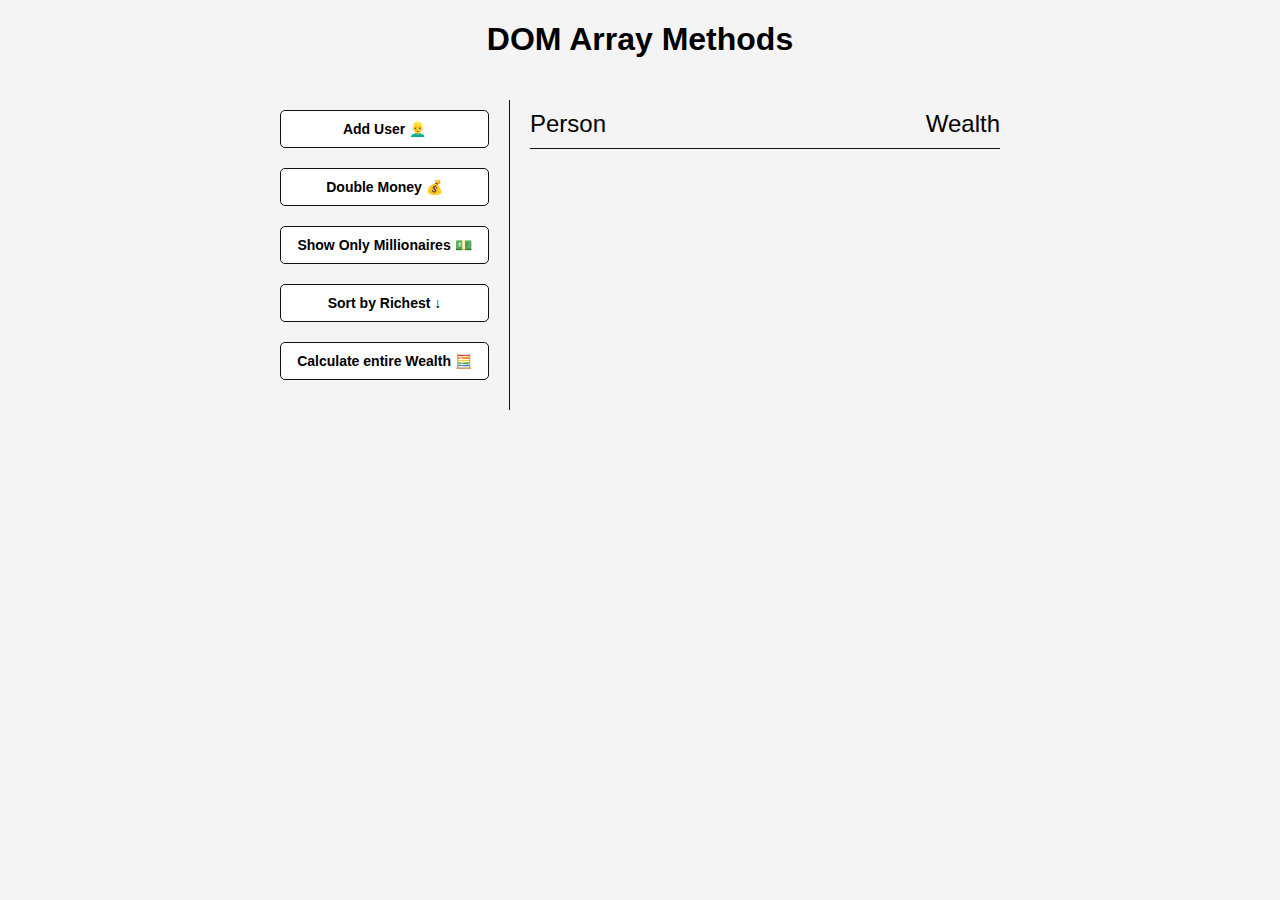
<file: dom-array-methods/index.html>
<!DOCTYPE html>
<html lang="en">
  <head>
    <meta charset="UTF-8" />
    <meta name="viewport" content="width=device-width, initial-scale=1.0" />
    <meta http-equiv="X-UA-Compatible" content="ie=edge" />
    <link rel="stylesheet" href="style.css" />
    <title>DOM Array Methods</title>
  </head>
  <body>
    <h1>DOM Array Methods</h1>

    <div class="container">
      <aside>
        <button id="add-user">Add User 👱‍♂️</button>
        <button id="double">Double Money 💰</button>
        <button id="show-millionaires">Show Only Millionaires 💵</button>
        <button id="sort">Sort by Richest ↓</button>
        <button id="calculate-wealth">Calculate entire Wealth 🧮</button>
      </aside>

      <main id="main">
        <h2><strong>Person</strong> Wealth</h2>
      </main>
    </div>

    <script src="script.js"></script>
  </body>
</html>
</file>
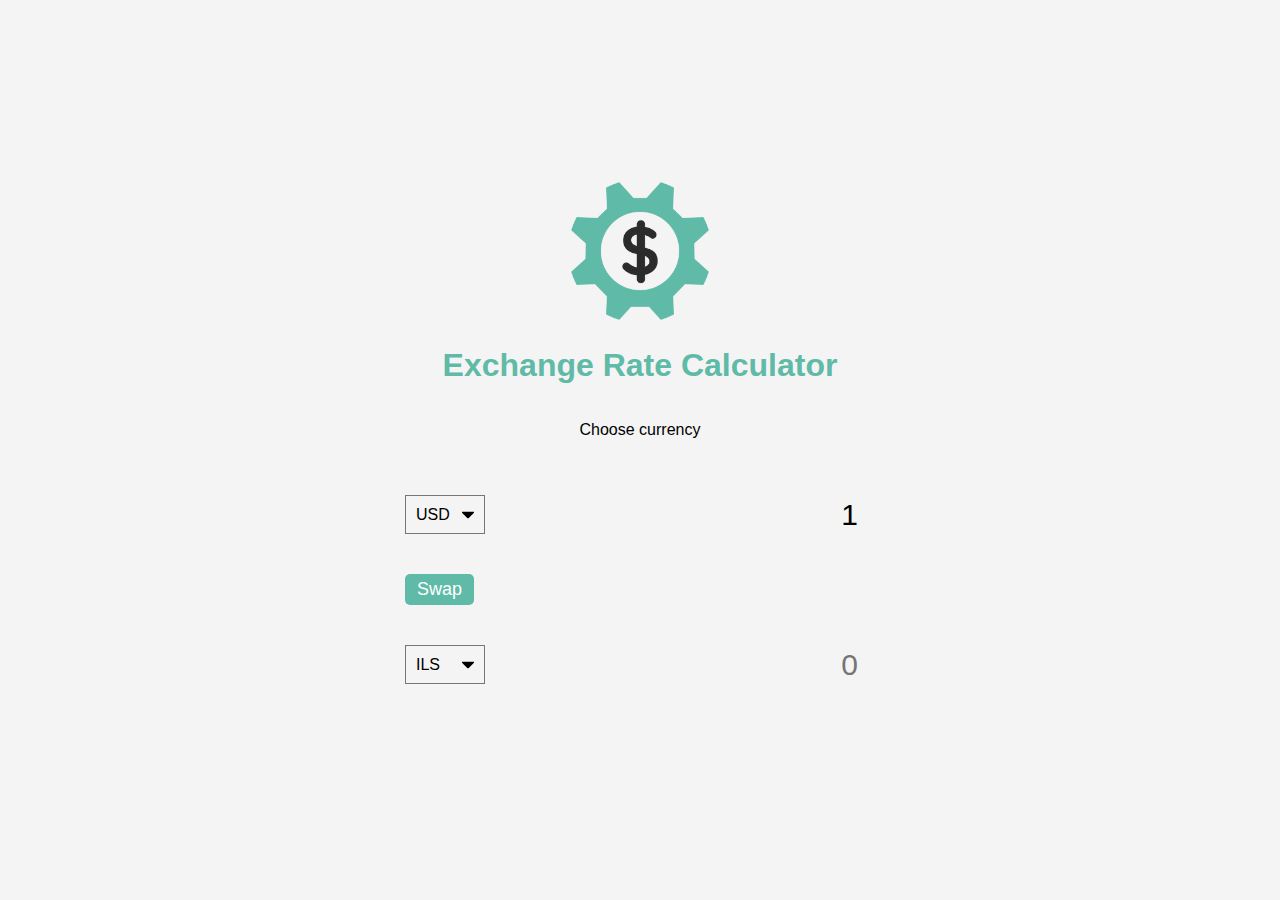
<file: exchange-rate-calculator/index.html>
<!DOCTYPE html>
<html lang="en">
  <head>
    <meta charset="UTF-8" />
    <meta http-equiv="X-UA-Compatible" content="IE=edge" />
    <meta name="viewport" content="width=device-width, initial-scale=1.0" />
    <link rel="stylesheet" href="style.css" />
    <title>Exchange Rate Calculator</title>
  </head>
  <body>
    <img src="img/money.png" alt="Exchage rate calculator" class="money-img" />
    <h1>Exchange Rate Calculator</h1>
    <p>Choose currency</p>

    <div class="container">
      <div class="currency">
        <select id="currency-one">
          <option value="AED">AED</option>
          <option value="ARS">ARS</option>
          <option value="AUD">AUD</option>
          <option value="BGN">BGN</option>
          <option value="BRL">BRL</option>
          <option value="BSD">BSD</option>
          <option value="CAD">CAD</option>
          <option value="CHF">CHF</option>
          <option value="CLP">CLP</option>
          <option value="CNY">CNY</option>
          <option value="COP">COP</option>
          <option value="CZK">CZK</option>
          <option value="DKK">DKK</option>
          <option value="DOP">DOP</option>
          <option value="EGP">EGP</option>
          <option value="EUR">EUR</option>
          <option value="FJD">FJD</option>
          <option value="GBP">GBP</option>
          <option value="GTQ">GTQ</option>
          <option value="HKD">HKD</option>
          <option value="HRK">HRK</option>
          <option value="HUF">HUF</option>
          <option value="IDR">IDR</option>
          <option value="ILS">ILS</option>
          <option value="INR">INR</option>
          <option value="ISK">ISK</option>
          <option value="JPY">JPY</option>
          <option value="KRW">KRW</option>
          <option value="KZT">KZT</option>
          <option value="MXN">MXN</option>
          <option value="MYR">MYR</option>
          <option value="NOK">NOK</option>
          <option value="NZD">NZD</option>
          <option value="PAB">PAB</option>
          <option value="PEN">PEN</option>
          <option value="PHP">PHP</option>
          <option value="PKR">PKR</option>
          <option value="PLN">PLN</option>
          <option value="PYG">PYG</option>
          <option value="RON">RON</option>
          <option value="RUB">RUB</option>
          <option value="SAR">SAR</option>
          <option value="SEK">SEK</option>
          <option value="SGD">SGD</option>
          <option value="THB">THB</option>
          <option value="TRY">TRY</option>
          <option value="TWD">TWD</option>
          <option value="UAH">UAH</option>
          <option value="USD" selected>USD</option>
          <option value="UYU">UYU</option>
          <option value="VND">VND</option>
          <option value="ZAR">ZAR</option>
        </select>
        <input
          type="number"
          id="amount-one"
          placeholder="0"
          value="1"
          aria-label="Value"
        />
      </div>

      <div class="swap-rate-container">
        <button class="btn" id="swap">Swap</button>
        <div class="rate" id="rate"></div>
      </div>

      <div class="currency">
        <select id="currency-two">
          <option value="AED">AED</option>
          <option value="ARS">ARS</option>
          <option value="AUD">AUD</option>
          <option value="BGN">BGN</option>
          <option value="BRL">BRL</option>
          <option value="BSD">BSD</option>
          <option value="CAD">CAD</option>
          <option value="CHF">CHF</option>
          <option value="CLP">CLP</option>
          <option value="CNY">CNY</option>
          <option value="COP">COP</option>
          <option value="CZK">CZK</option>
          <option value="DKK">DKK</option>
          <option value="DOP">DOP</option>
          <option value="EGP">EGP</option>
          <option value="EUR">EUR</option>
          <option value="FJD">FJD</option>
          <option value="GBP">GBP</option>
          <option value="GTQ">GTQ</option>
          <option value="HKD">HKD</option>
          <option value="HRK">HRK</option>
          <option value="HUF">HUF</option>
          <option value="IDR">IDR</option>
          <option value="ILS" selected>ILS</option>
          <option value="INR">INR</option>
          <option value="ISK">ISK</option>
          <option value="JPY">JPY</option>
          <option value="KRW">KRW</option>
          <option value="KZT">KZT</option>
          <option value="MXN">MXN</option>
          <option value="MYR">MYR</option>
          <option value="NOK">NOK</option>
          <option value="NZD">NZD</option>
          <option value="PAB">PAB</option>
          <option value="PEN">PEN</option>
          <option value="PHP">PHP</option>
          <option value="PKR">PKR</option>
          <option value="PLN">PLN</option>
          <option value="PYG">PYG</option>
          <option value="RON">RON</option>
          <option value="RUB">RUB</option>
          <option value="SAR">SAR</option>
          <option value="SEK">SEK</option>
          <option value="SGD">SGD</option>
          <option value="THB">THB</option>
          <option value="TRY">TRY</option>
          <option value="TWD">TWD</option>
          <option value="UAH">UAH</option>
          <option value="USD">USD</option>
          <option value="UYU">UYU</option>
          <option value="VND">VND</option>
          <option value="ZAR">ZAR</option>
        </select>
        <input
          type="number"
          id="amount-two"
          placeholder="0"
          aria-label="Value"
        />
      </div>
    </div>
    <script src="script.js"></script>
  </body>
</html>
</file>
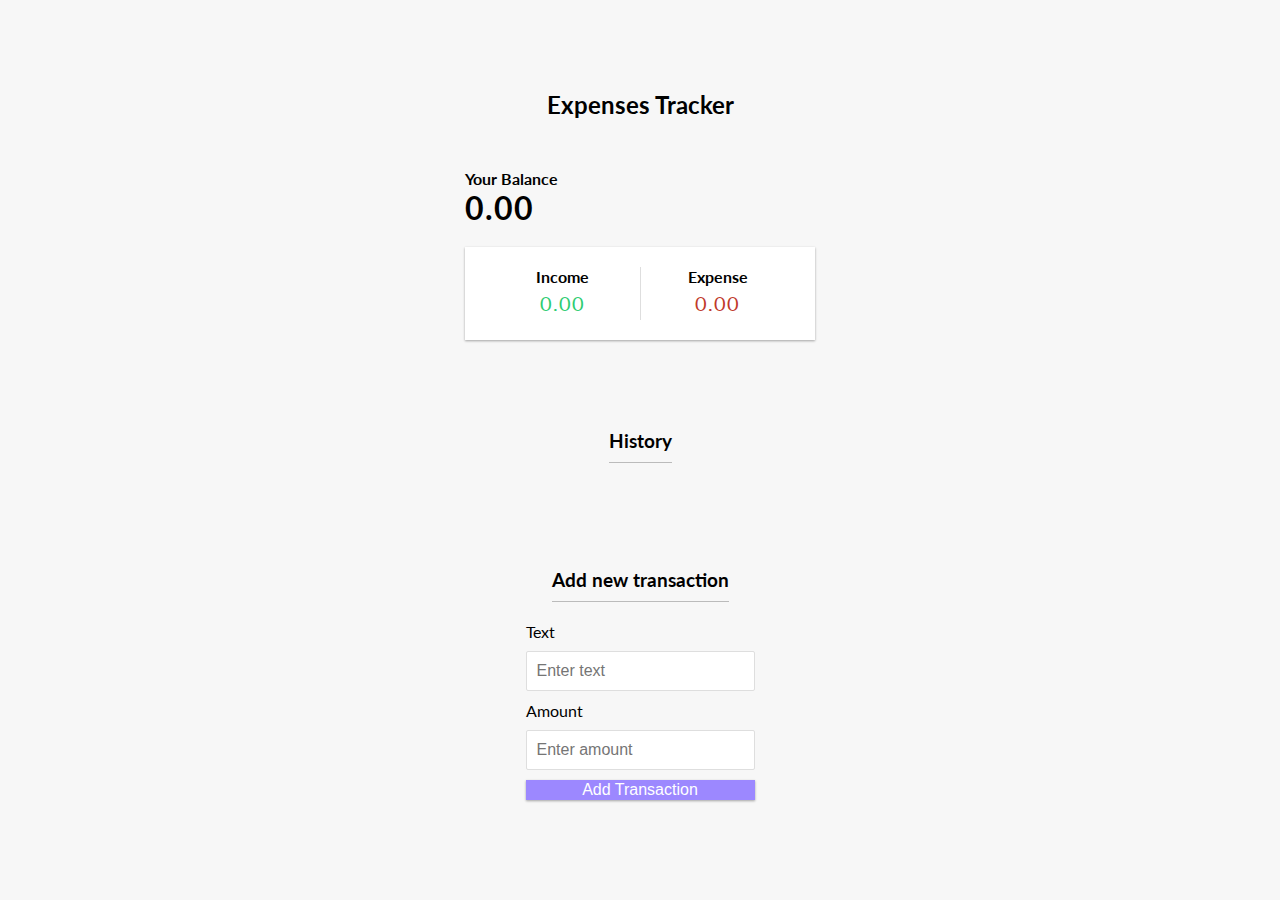
<file: expenses-tracker/index.html>
<!DOCTYPE html>
<html lang="en">
  <head>
    <meta charset="UTF-8" />
    <meta http-equiv="X-UA-Compatible" content="IE=edge" />
    <meta name="viewport" content="width=device-width, initial-scale=1.0" />
    <link rel="stylesheet" href="style.css" />
    <title>Expenses Tracker</title>
  </head>
  <body>
    <h2>Expenses Tracker</h2>
    <div class="container">
      <h4>Your Balance</h4>
      <h1 id="balance">$0.00</h1>
      <div class="inc-exp-container">
        <div>
          <h4>Income</h4>
          <p id="money-plus" class="money plus">$0.00</p>
        </div>
        <div>
          <h4>Expense</h4>
          <p id="money-minus" class="money minus">$0.00</p>
        </div>
      </div>
    </div>
    <h3>History</h3>
    <ul id="list" class="list"></ul>
    <h3>Add new transaction</h3>
    <form id="form">
      <div class="form-control">
        <label for="text">Text</label>
        <input type="text" id="text" placeholder="Enter text" />
      </div>
      <div class="form-control">
        <label for="amount">Amount</label>
        <input type="number" id="amount" placeholder="Enter amount" />
      </div>
      <button class="btn" type="submit">Add Transaction</button>
    </form>
    <script src="script.js"></script>
  </body>
</html>
</file>
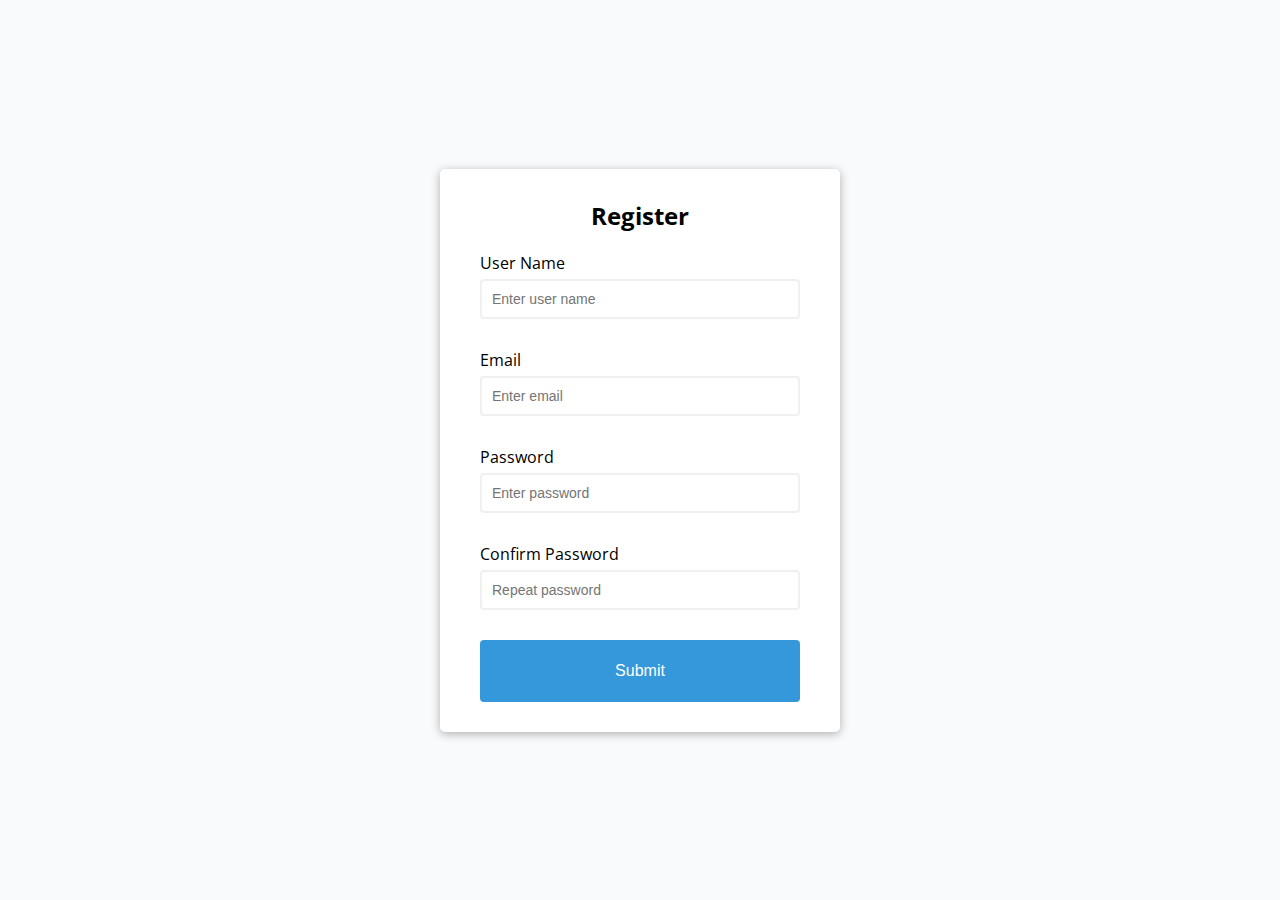
<file: form-validator/index.html>
<!DOCTYPE html>
<html lang="en">
  <head>
    <meta charset="UTF-8" />
    <meta http-equiv="X-UA-Compatible" content="IE=edge" />
    <meta name="viewport" content="width=device-width, initial-scale=1.0" />
    <link rel="stylesheet" href="style.css" />
    <title>Form Validator</title>
  </head>
  <body>
    <div class="container">
      <form id="form" class="form">
        <h2>Register</h2>
        <div class="form-control">
          <label for="username">User Name</label>
          <input type="text" id="username" placeholder="Enter user name" />
          <small>Error Message</small>
        </div>
        <div class="form-control">
          <label for="email">Email</label>
          <input type="text" id="email" placeholder="Enter email" />
          <small>Error Message</small>
        </div>
        <div class="form-control">
          <label for="password">Password</label>
          <input
            type="password"
            id="password"
            placeholder="Enter password"
            aria-label="Password"
          />
          <small>Error Message</small>
        </div>
        <div class="form-control">
          <label for="password2">Confirm Password</label>
          <input type="password" id="password2" placeholder="Repeat password" />
          <small>Error Message</small>
        </div>
        <button>Submit</button>
      </form>
    </div>
    <script src="script.js"></script>
  </body>
</html>
</file>
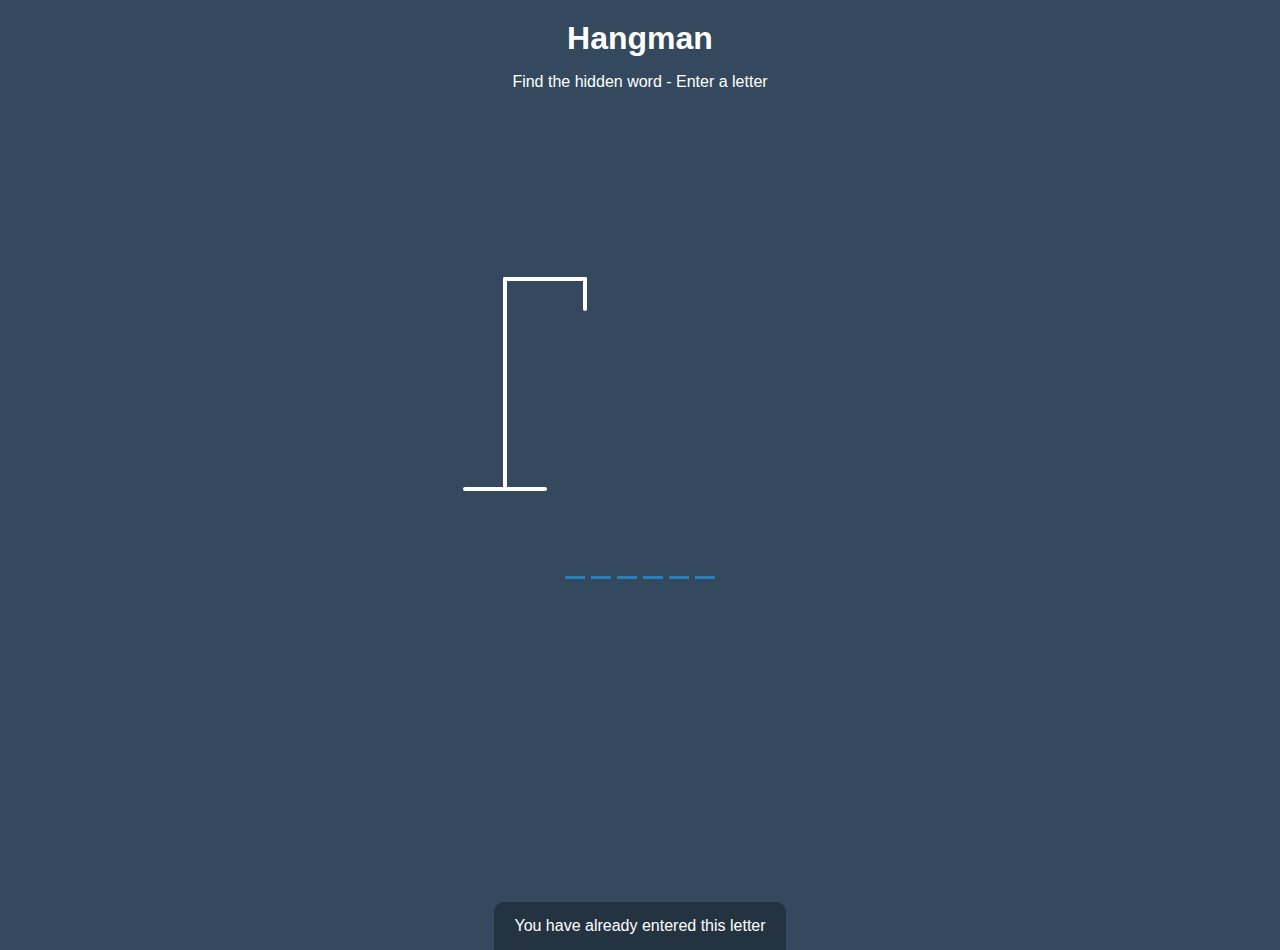
<file: hangman/index.html>
<!DOCTYPE html>
<html lang="en">
  <head>
    <meta charset="UTF-8" />
    <meta http-equiv="X-UA-Compatible" content="IE=edge" />
    <meta name="viewport" content="width=device-width, initial-scale=1.0" />
    <link rel="stylesheet" href="style.css" />
    <title>Hangman</title>
  </head>
  <body>
    <h1>Hangman</h1>
    <p>Find the hidden word - Enter a letter</p>
    <div class="game-container">
      <svg class="figure-container" height="250" width="200">
        <!-- Rod -->
        <line x1="60" y1="20" x2="140" y2="20" />
        <line x1="140" y1="20" x2="140" y2="50" />
        <line x1="60" y1="20" x2="60" y2="230" />
        <line x1="20" y1="230" x2="100" y2="230" />
        <!-- Head -->
        <circle cx="140" cy="70" r="20" class="figure-part" />
        <!-- Body -->
        <line x1="140" y1="90" x2="140" y2="150" class="figure-part" />
        <!-- Arms -->
        <line x1="140" y1="120" x2="120" y2="100" class="figure-part" />
        <line x1="140" y1="120" x2="160" y2="100" class="figure-part" />
        <!-- Legs -->
        <line x1="140" y1="150" x2="120" y2="180" class="figure-part" />
        <line x1="140" y1="150" x2="160" y2="180" class="figure-part" />
      </svg>
      <div class="wrong-letters-container">
        <div id="wrong-letters"></div>
      </div>
      <div class="word" id="word"></div>
    </div>

    <!-- Message container -->
    <div class="popup-container" id="popup-container">
      <div class="popup">
        <h2 id="final-message"></h2>
        <button id="play-button">Play again</button>
      </div>
    </div>

    <!-- Notification -->
    <div class="notification-container" id="notification-container">
      <p>You have already entered this letter</p>
    </div>
    <script src="script.js"></script>
  </body>
</html>
</file>
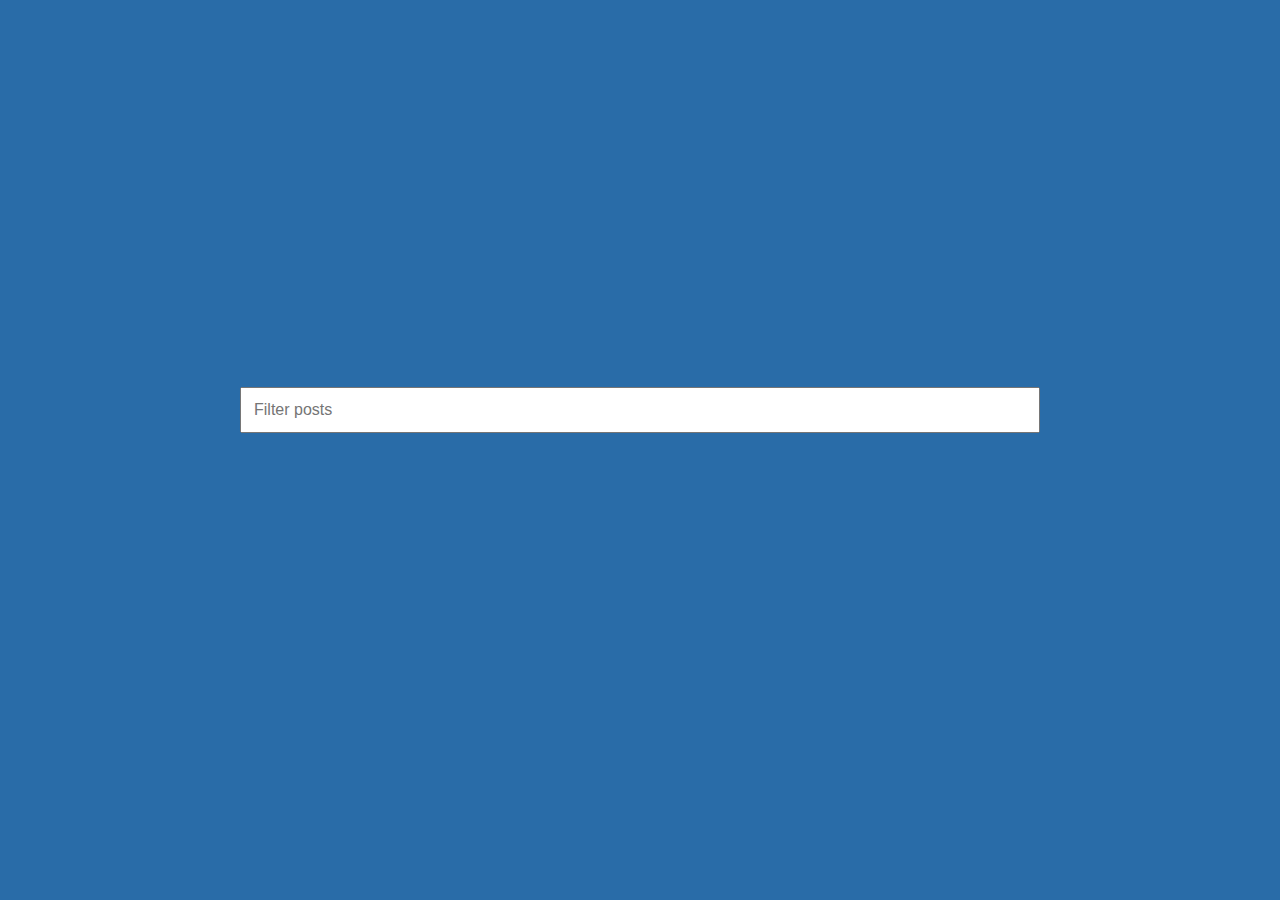
<file: infinite-scroll/index.html>
<!DOCTYPE html>
<html lang="en">
  <head>
    <meta charset="UTF-8" />
    <meta http-equiv="X-UA-Compatible" content="IE=edge" />
    <meta name="viewport" content="width=device-width, initial-scale=1.0" />
    <link rel="stylesheet" href="style.css" />
    <title>Infinite Scroll</title>
  </head>
  <body>
    <div class="filter-container">
      <input
        type="text"
        class="filter"
        id="filter"
        placeholder="Filter posts"
      />
    </div>
    <div id="posts-container"></div>
    <div class="loader">
      <div class="circle"></div>
      <div class="circle"></div>
      <div class="circle"></div>
    </div>
    <script src="script.js"></script>
  </body>
</html>
</file>
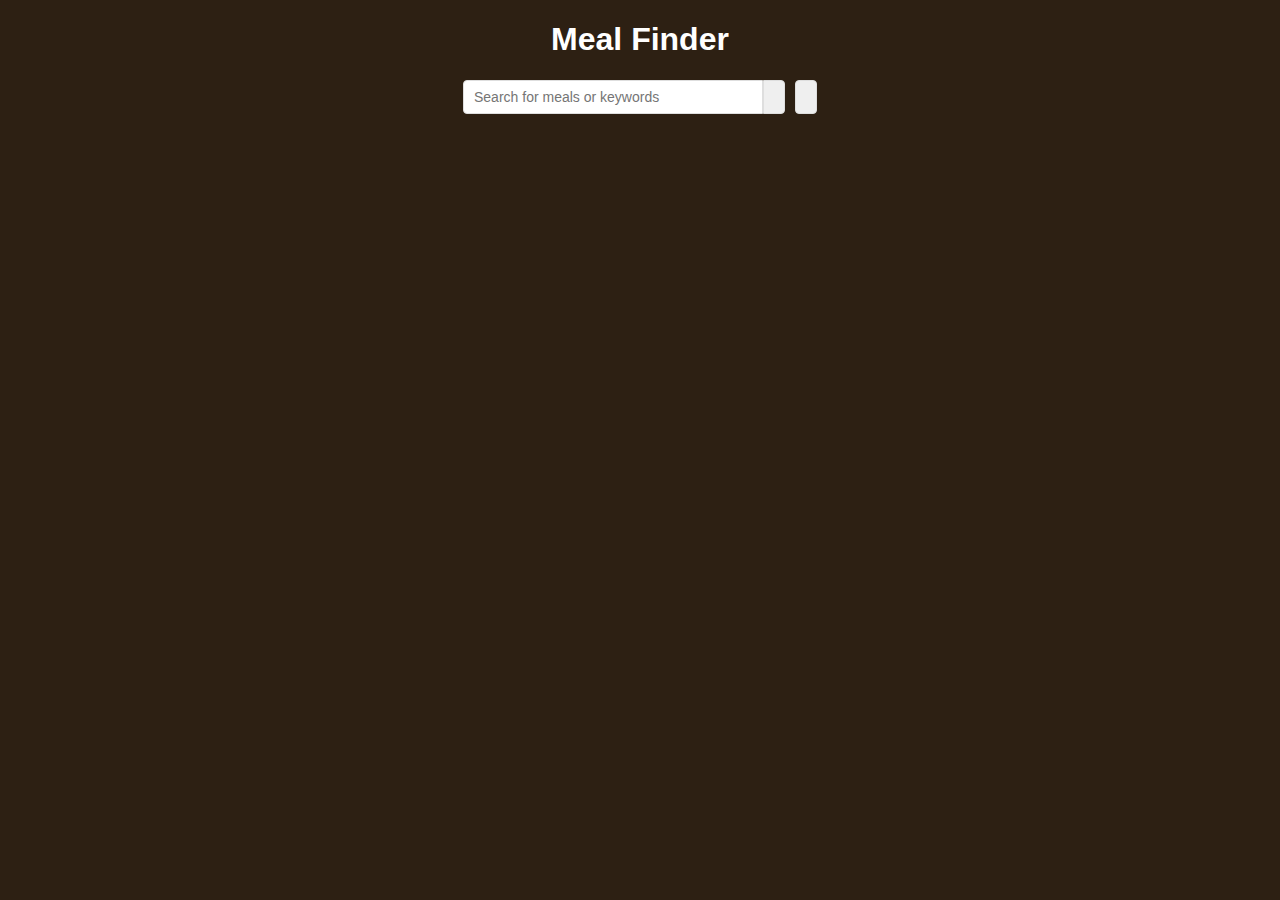
<file: meal-finder/index.htm>
<!DOCTYPE html>
<html lang="en">
  <head>
    <meta charset="UTF-8" />
    <meta http-equiv="X-UA-Compatible" content="IE=edge" />
    <meta name="viewport" content="width=device-width, initial-scale=1.0" />
    <link
      rel="stylesheet"
      href="https://cdnjs.cloudflare.com/ajax/libs/font-awesome/6.0.0-beta3/css/all.min.css"
      integrity="sha512-Fo3rlrZj/k7ujTnHg4CGR2D7kSs0v4LLanw2qksYuRlEzO+tcaEPQogQ0KaoGN26/zrn20ImR1DfuLWnOo7aBA=="
      crossorigin="anonymous"
      referrerpolicy="no-referrer"
    />
    <link rel="stylesheet" href="style.css" />
    <title>Meal Finder</title>
  </head>
  <body>
    <div class="container">
      <h1>Meal Finder</h1>
      <div class="flex">
        <form class="flex" id="submit">
          <input
            type="text"
            id="search"
            placeholder="Search for meals or keywords"
          />
          <button class="search-btn" type="submit">
            <i class="fas fa-search"></i>
          </button>
        </form>
        <button class="random-btn" id="random">
          <i class="fas fa-random"></i>
        </button>
      </div>
      <div id="result-heading"></div>
      <div id="meals" class="meals"></div>
      <div id="single-meal"></div>
    </div>
    <script src="script.js"></script>
  </body>
</html>
</file>
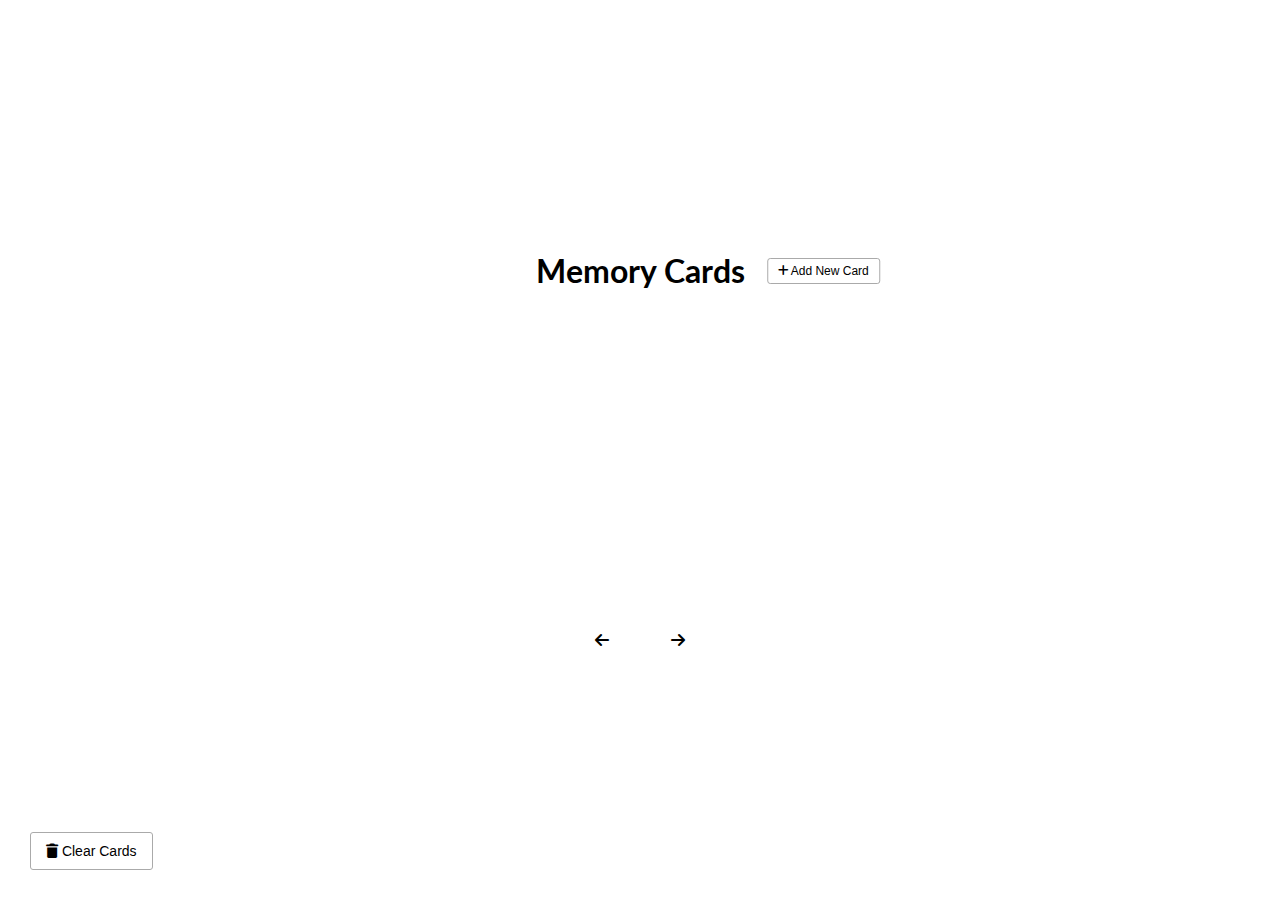
<file: memory-cards/index.html>
<!DOCTYPE html>
<html lang="en">
  <head>
    <meta charset="UTF-8" />
    <meta http-equiv="X-UA-Compatible" content="IE=edge" />
    <meta name="viewport" content="width=device-width, initial-scale=1.0" />
    <link
      rel="stylesheet"
      href="https://cdnjs.cloudflare.com/ajax/libs/font-awesome/6.0.0/css/all.min.css"
      integrity="sha512-9usAa10IRO0HhonpyAIVpjrylPvoDwiPUiKdWk5t3PyolY1cOd4DSE0Ga+ri4AuTroPR5aQvXU9xC6qOPnzFeg=="
      crossorigin="anonymous"
      referrerpolicy="no-referrer"
    />
    <link rel="stylesheet" href="style.css" />
    <title>Memory Cards</title>
  </head>
  <body>
    <button id="clear" class="clear btn">
      <i class="fas fa-trash"></i> Clear Cards
    </button>

    <h1>
      Memory Cards
      <button id="show" class="btn btn-small">
        <i class="fas fa-plus"></i> Add New Card
      </button>
    </h1>

    <div id="cards-container" class="cards">
      <!-- Generated with JavaScript -->
    </div>

    <div class="navigation">
      <button id="prev" class="nav-button">
        <i class="fas fa-arrow-left"></i>
      </button>
      <p id="current"></p>
      <button id="next" class="nav-button">
        <i class="fas fa-arrow-right"></i>
      </button>
    </div>

    <div id="add-container" class="add-container">
      <h1>
        Add New Card
        <button id="hide" class="btn btn-small btn-ghost">
          <i class="fas fa-times"></i>
        </button>
      </h1>
      <div class="form-group">
        <label for="question">Question</label>
        <textarea id="question" placeholder="Enter question"></textarea>
      </div>
      <div class="form-group">
        <label for="answer">Answer</label>
        <textarea id="answer" placeholder="Enter answer"></textarea>
      </div>
      <button id="add-card" class="btn">
        <i class="fas fa-plus"></i> Add Card
      </button>
    </div>

    <script src="script.js"></script>
  </body>
</html>
</file>
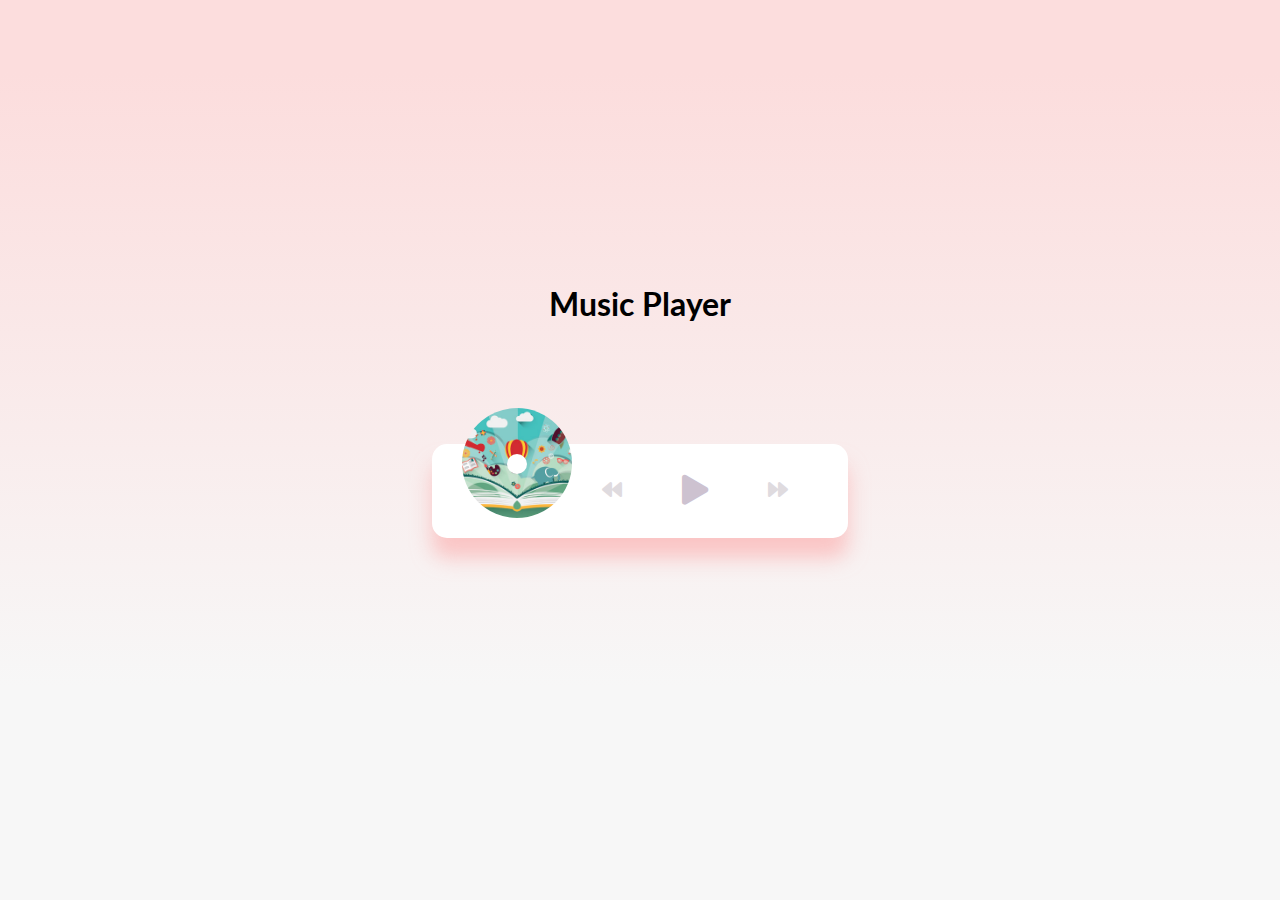
<file: music-player/index.html>
<!DOCTYPE html>
<html lang="en">
  <head>
    <meta charset="UTF-8" />
    <meta name="viewport" content="width=device-width, initial-scale=1.0" />
    <meta http-equiv="X-UA-Compatible" content="ie=edge" />
    <link
      rel="stylesheet"
      href="https://cdnjs.cloudflare.com/ajax/libs/font-awesome/5.10.2/css/all.min.css"
    />
    <link rel="stylesheet" href="style.css" />
    <title>Music Player</title>
  </head>
  <body>
    <h1>Music Player</h1>

    <div class="music-container" id="music-container">
      <div class="music-info">
        <h4 id="title"></h4>
        <div class="progress-container" id="progress-container">
          <div class="progress" id="progress"></div>
        </div>
      </div>

      <audio src="music/ukulele.mp3" id="audio"></audio>

      <div class="img-container">
        <img src="images/ukulele.jpg" alt="music-cover" id="cover" />
      </div>
      <div class="navigation">
        <button id="prev" class="action-btn">
          <i class="fas fa-backward"></i>
        </button>
        <button id="play" class="action-btn action-btn-big">
          <i class="fas fa-play"></i>
        </button>
        <button id="next" class="action-btn">
          <i class="fas fa-forward"></i>
        </button>
      </div>
    </div>

    <script src="script.js"></script>
  </body>
</html>
</file>
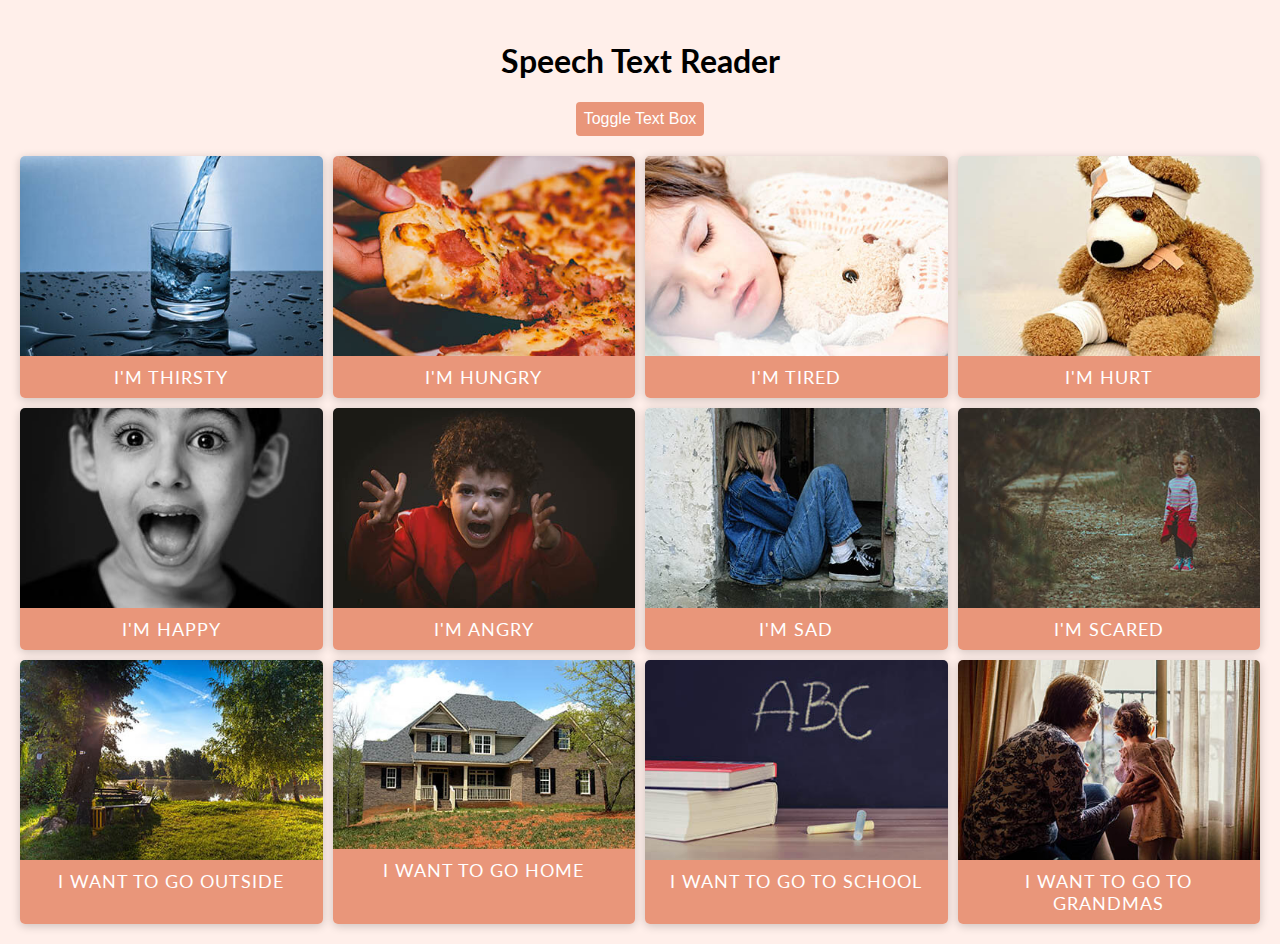
<file: speech-text-reader/index.html>
<!DOCTYPE html>
<html lang="en">
  <head>
    <meta charset="UTF-8" />
    <meta http-equiv="X-UA-Compatible" content="IE=edge" />
    <meta name="viewport" content="width=device-width, initial-scale=1.0" />
    <link rel="stylesheet" href="style.css" />
    <title>Speech-Text-Reader</title>
  </head>
  <body>
    <div class="container">
      <h1>Speech Text Reader</h1>
      <button id="toggle" class="btn btn-toggle">Toggle Text Box</button>
      <div id="text-box" class="text-box">
        <div id="close" class="close">X</div>
        <h3>Choose Voice</h3>
        <select id="voices"></select>
        <textarea placeholder="Enter text to read" id="text"></textarea>
        <button class="btn" id="read">Read Text</button>
      </div>
      <main></main>
    </div>
    <script src="script.js"></script>
  </body>
</html>
</file>
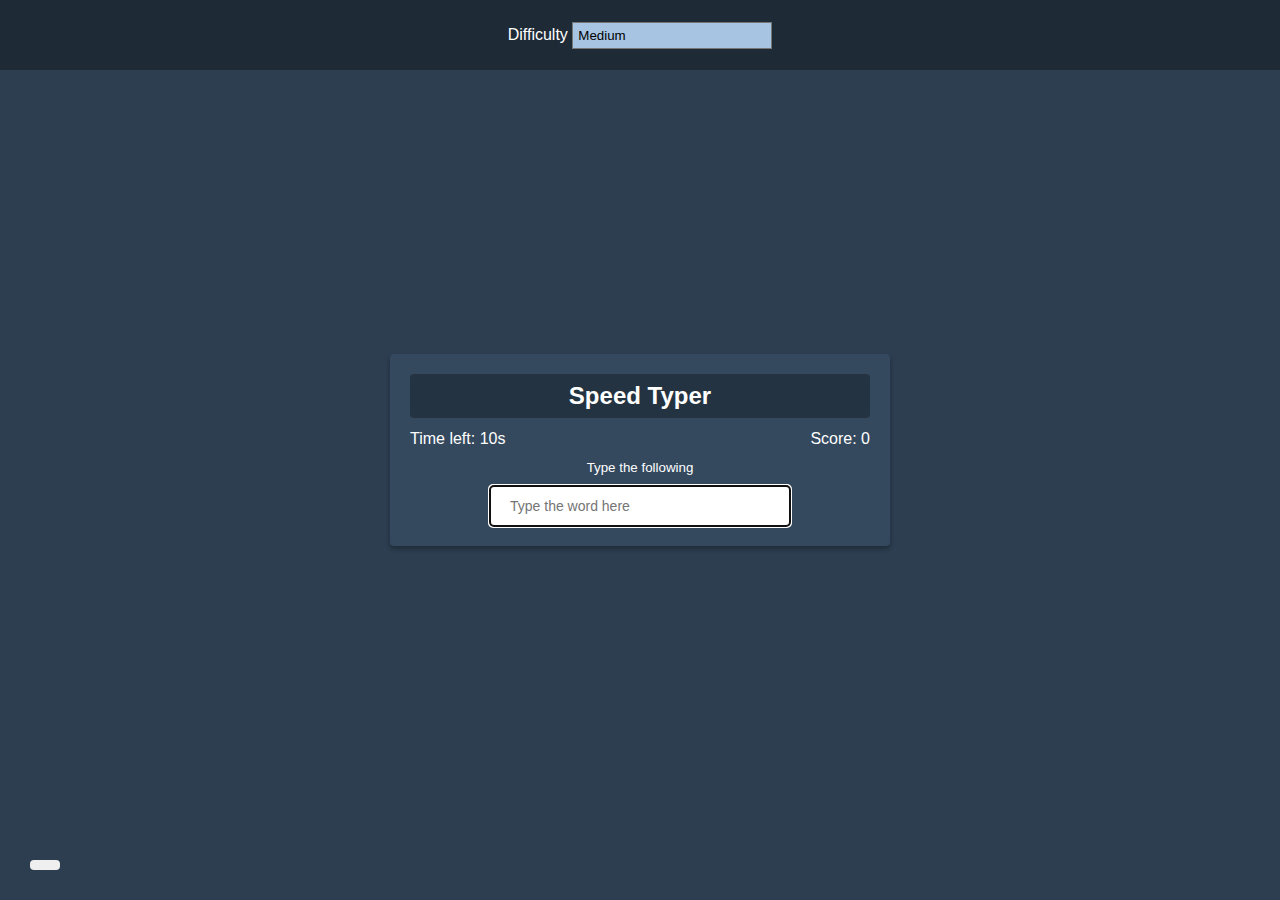
<file: typing-game/index.html>
<!DOCTYPE html>
<html lang="en">
  <head>
    <meta charset="UTF-8" />
    <meta http-equiv="X-UA-Compatible" content="IE=edge" />
    <meta name="viewport" content="width=device-width, initial-scale=1.0" />
    <link
      rel="stylesheet"
      href="https://cdnjs.cloudflare.com/ajax/libs/font-awesome/6.0.0-beta3/css/all.min.css"
      integrity="sha512-Fo3rlrZj/k7ujTnHg4CGR2D7kSs0v4LLanw2qksYuRlEzO+tcaEPQogQ0KaoGN26/zrn20ImR1DfuLWnOo7aBA=="
      crossorigin="anonymous"
      referrerpolicy="no-referrer"
    />
    <link rel="stylesheet" href="style.css" />

    <title>Speed Typer</title>
  </head>
  <body>
    <button id="settings-btn" class="settings-btn">
      <i class="fas fa-cog"></i>
    </button>
    <div id="settings" class="settings">
      <form action="" id="settings-form">
        <div>
          <label for="difficulty">Difficulty</label>
          <select name="" id="difficulty">
            <option value="easy">Easy</option>
            <option value="medium">Medium</option>
            <option value="hard">Hard</option>
          </select>
        </div>
      </form>
    </div>
    <div class="container">
      <h2>Speed Typer</h2>
      <small>Type the following</small>
      <h1 id="word"></h1>
      <input
        type="text"
        id="text"
        placeholder="Type the word here"
        autocomplete="off"
      />

      <p class="time-container">Time left: <span id="time">10s</span></p>

      <p class="score-container">Score: <span id="score">0</span></p>

      <div id="end-game-container" class="end-game-container"></div>
    </div>
    <script src="script.js"></script>
  </body>
</html>
</file>
<file: dom-array-methods/style.css>
* {
  box-sizing: border-box;
}

body {
  background: #f4f4f4;
  font-family: Arial, Helvetica, sans-serif;
  display: flex;
  flex-direction: column;
  align-items: center;
  min-height: 100vh;
  margin: 0;
}

.container {
  display: flex;
  padding: 20px;
  margin: 0 auto;
  max-width: 100%;
  width: 800px;
}

aside {
  padding: 10px 20px;
  width: 250px;
  border-right: 1px solid #111;
}

button {
  cursor: pointer;
  background-color: #fff;
  border: solid 1px #111;
  border-radius: 5px;
  display: block;
  width: 100%;
  padding: 10px;
  margin-bottom: 20px;
  font-weight: bold;
  font-size: 14px;
}

main {
  flex: 1;
  padding: 10px 20px;
}

h2 {
  border-bottom: 1px solid #111;
  padding-bottom: 10px;
  display: flex;
  justify-content: space-between;
  font-weight: 300;
  margin: 0 0 20px;
}

h3 {
  background-color: #fff;
  border-bottom: 1px solid #111;
  padding: 10px;
  display: flex;
  justify-content: space-between;
  font-weight: 300;
  margin: 20px 0 0;
}

.person {
  display: flex;
  justify-content: space-between;
  font-size: 20px;
  margin-bottom: 10px;
}
</file>
<file: exchange-rate-calculator/style.css>
:root {
  --primary-color: #5fbaa7;
}

* {
  box-sizing: border-box;
}

body {
  display: flex;
  flex-direction: column;
  align-items: center;
  justify-content: center;
  background-color: #f4f4f4;
  height: 100vh;
  margin: 0;
  padding: 20px;
  font-family: Arial, Helvetica, sans-serif;
}

h1 {
  color: var(--primary-color);
}
p {
  text-align: center;
}

.btn {
  color: #fff;
  background-color: var(--primary-color);
  cursor: pointer;
  border-radius: 5px;
  font-size: 12px;
  padding: 5px 12px;
}

.money-img {
  width: 150px;
}

.currency {
  padding: 40px 0;
  display: flex;
  align-items: center;
  justify-content: space-between;
}

.currency select {
  padding: 10px 30px 10px 10px;
  -moz-appearance: none;
  -webkit-appearance: none;
  appearance: none;
  border: soid 1px #dedede;
  font-size: 16px;
  background-color: transparent;
  background-image: url('data:image/svg+xml;charset=US-ASCII,%3Csvg%20xmlns%3D%22http%3A%2F%2Fwww.w3.org%2F2000%2Fsvg%22%20width%3D%22292.4%22%20height%3D%22292.4%22%3E%3Cpath%20fill%3D%22%20000002%22%20d%3D%22M287%2069.4a17.6%2017.6%200%200%200-13-5.4H18.4c-5%200-9.3%201.8-12.9%205.4A17.6%2017.6%200%200%200%200%2082.2c0%205%201.8%209.3%205.4%2012.9l128%20127.9c3.6%203.6%207.8%205.4%2012.8%205.4s9.2-1.8%2012.8-5.4L287%2095c3.5-3.5%205.4-7.8%205.4-12.8%200-5-1.9-9.2-5.5-12.8z%22%2F%3E%3C%2Fsvg%3E');
  background-position: right 10px top 50%, 0, 0;
  background-size: 12px auto, 100%;
  background-repeat: no-repeat;
}

.currency input {
  border: 0;
  background-color: transparent;
  font-size: 30px;
  text-align: right;
}

.swap-rate-container {
  display: flex;
  align-items: center;
  justify-content: space-between;
}

.rate {
  color: var(--primary-color);
  font-size: 14px;
  padding: 0 10px;
}

select:focus,
input:focus,
button:focus {
  outline: none;
}

.btn {
  border: 0;
  font-size: 18px;
}

.btn:hover {
  background-color: #3faaa7;
}

@media only screen and (max-width: 600px) {
  .currency input {
    width: 200px;
  }
}
</file>
<file: expenses-tracker/style.css>
@import url(https://fonts.googleapis.com/css?family=Lato:100,100italic,300,300italic,regular,italic,700,700italic,900,900italic);

:root {
  --box-shadow: 0 1px 3px rgba(0, 0, 0, 0.12), 0 1px 2px rgba(0, 0, 0, 0.24);
}

* {
  box-sizing: border-box;
}

body {
  background-color: #f7f7f7;
  display: flex;
  flex-direction: column;
  align-items: center;
  justify-content: center;
  min-height: 100vh;
  margin: 0;
  font-family: 'Lato', sans-serif;
}

.container {
  margin: 30px auto;
  width: 350px;
}

h1 {
  letter-spacing: 1px;
  margin: 0;
}

h3 {
  border-bottom: solid 1px #bbb;
  padding-bottom: 10px;
  margin: 40px 0 10px;
}

h4 {
  margin: 0;
  -webkit-text-decoration: uppercase;
  text-decoration: uppercase;
}

.inc-exp-container {
  background-color: #fff;
  box-shadow: var(--box-shadow);
  padding: 20px;
  display: flex;
  justify-content: space-between;
  margin: 20px 0;
}

.inc-exp-container > div {
  flex: 1;
  text-align: center;
}

.inc-exp-container > div:first-of-type {
  border-right: solid 1px #dedede;
}

.money {
  font-size: 20px;
  letter-spacing: 1px;
  margin: 5px 0;
}

.money.plus {
  color: #2ecc71;
}

.money.minus {
  color: #c0392b;
}

label {
  display: inline-block;
  margin: 10px 0;
}

input[type='text'],
input[type='number'] {
  border: solid 1px #dedede;
  border-radius: 2px;
  display: block;
  font-size: 16px;
  padding: 10px;
  width: 100%;
}

.btn {
  cursor: pointer;
  background-color: #9c88ff;
  box-shadow: var(--box-shadow);
  color: #fff;
  border: 0;
  display: block;
  font-size: 16px;
  margin: 10px 0 30px;
  width: 100%;
}

.btn:focus,
.delete-btn:focus {
  outline: 0;
}

.list {
  list-style-type: none;
  padding: 0;
  margin-bottom: 40px;
}

.list li {
  background-color: #fff;
  box-shadow: var(--box-shadow);
  -moz-columns: #333;
  columns: #333;
  display: flex;
  justify-content: space-between;
  position: relative;
  padding: 10px;
  margin: 10px 0;
}

.list li.plus {
  border-right: solid 5px #2ecc71;
}
.list li.minus {
  border-right: solid 5px #c0392b;
}
.delete-btn {
  cursor: pointer;
  background-color: #e74c3c;
  border: 0;
  color: #fff;
  font-size: 20px;
  line-height: 20px;
  padding: 2px 5px;
  position: absolute;
  top: 50%;
  left: 0;
  transform: translate(-100%, -50%);
  opacity: 0;
  transition: opacity 0.3s ease;
}

.list li:hover .delete-btn {
  opacity: 1;
}
</file>
<file: form-validator/style.css>
@import url(https://fonts.googleapis.com/css?family=Open+Sans:300,regular,500,600,700,800,300italic,italic,500italic,600italic,700italic,800italic);

:root {
  --success-color: #2ecc71;
  --error-color: #e74c3c;
}
* {
  box-sizing: border-box;
}

body {
  background-color: #f9fafb;
  font-family: 'Open Sans', sans-serif;
  display: flex;
  align-items: center;
  justify-content: center;
  min-height: 100vh;
  margin: 0;
}

.container {
  background-color: #fff;
  border-radius: 5px;
  box-shadow: 0 2px 10px rgba(0, 0, 0, 0.3);
  width: 400px;
}

h2 {
  text-align: center;
  margin: 0 0 20px;
}
.form {
  padding: 30px 40px;
}

.form-control {
  margin-bottom: 10px;
  padding-bottom: 20px;
  position: relative;
}

.form-control label {
  color: '#777';
  display: block;
  margin-bottom: 5px;
}

.form-control input {
  border: 2px solid #f0f0f0;
  border-radius: 4px;
  display: block;
  width: 100%;
  padding: 10px;
  font-size: 14px;
}

.form-control input:focus {
  outline: none;
  border-color: #777;
}

.form input:focus-visible {
  outline: inherit;
}

.form-control.success input {
  border-color: var(--success-color);
}

.form-control.error input {
  border-color: var(--error-color);
}

.form-control small {
  color: var(--error-color);
  position: absolute;
  bottom: 0;
  left: 0;
  visibility: hidden;
}

.form-control.error small {
  visibility: visible;
}

.form button {
  display: block;
  cursor: pointer;
  background-color: #3498db;
  border: 2px solid #3498db;
  border-radius: 4px;
  color: #fff;
  font-size: 16px;
  padding: 20px 10px;
  width: 100%;
}
</file>
<file: hangman/style.css>
* {
  box-sizing: border-box;
}

body {
  display: flex;
  flex-direction: column;
  align-items: center;
  height: 80vh;
  margin: 0;
  overflow: hidden;
  background-color: #34495e;
  color: #fff;
  font-family: Arial, Helvetica, sans-serif;
}

h1 {
  margin: 20px 0 0;
}

.game-container {
  padding: 20px 30px;
  position: relative;
  margin: auto;
  height: 350px;
  width: 450px;
}

.figure-container {
  fill: transparent;
  stroke: #fff;
  stroke-width: 4px;
  stroke-linecap: round;
}

.figure-part {
  display: none;
}

.wrong-letters-container {
  display: flex;
  flex-direction: column;
  text-align: center;
  position: absolute;
  top: 20px;
  right: 20px;
}

.wrong-letters-container p {
  margin: 0 0 5px;
}

.wrong-letters-container span {
  font-size: 24px;
}

.word {
  display: flex;
  position: absolute;
  bottom: 10px;
  left: 50%;
  transform: translateX(-50%);
}

.letter {
  border-bottom: solid 3px #2980b9;
  display: inline-flex;
  font-size: 30px;
  align-items: center;
  justify-content: center;
  margin: 0 3px;
  height: 50px;
  width: 20px;
}

.popup-container {
  display: none;
  /* display: flex; */
  align-items: center;
  justify-content: center;
  background-color: rgba(0, 0, 0, 0.3);
  position: fixed;
  top: 0;
  bottom: 0;
  left: 0;
  right: 0;
}

.popup {
  background-color: #2980b9;
  border-radius: 5px;
  box-shadow: 0 15px 10px 3px rgba(0, 0, 0, 0.1);
  padding: 20px;
  text-align: center;
}

.popup button {
  background-color: #fff;
  color: #2980b9;
  border: 0;
  margin-top: 20px;
  padding: 12px 20px;
  font-size: 16px;
  cursor: pointer;
}

.popup button:active {
  transform: scale(0.98);
}

.popup button:focus {
  outline: 0;
}

.notification-container {
  background-color: rgba(0, 0, 0, 0.3);
  border-radius: 10px 10px 0 0;
  padding: 15px 20px;
  position: absolute;
  bottom: -50px;
  transition: transform 0.3s ease-in-out;
}

.notification-container p {
  margin: 0;
}

.notification-container.show {
  transform: translateY(-50px);
}
</file>
<file: infinite-scroll/style.css>
@import url('https://fonts.googleapis.com/css?family=Roboto&display=swap');

* {
  box-sizing: border-box;
}

body {
  background-color: #296ca8;
  color: #fff;
  font-family: 'Roboto', sans-serif;
  display: flex;
  flex-direction: column;
  align-items: center;
  justify-content: center;
  min-height: 100vh;
  margin: 0;
  padding-bottom: 100px;
}

h1 {
  margin-bottom: 0;
  text-align: center;
}

.filter-container {
  margin-top: 20px;
  width: 80vw;
  max-width: 800px;
}

.filter {
  width: 100%;
  padding: 12px;
  font-size: 16px;
}

.post {
  position: relative;
  background-color: #4992d3;
  box-shadow: 0 2px 4px rgba(0, 0, 0, 0.3);
  border-radius: 3px;
  padding: 20px;
  margin: 40px 0;
  display: flex;
  width: 80vw;
  max-width: 800px;
}

.post .post-title {
  margin: 0;
}

.post .post-body {
  margin: 15px 0 0;
  line-height: 1.3;
}

.post .post-info {
  margin-left: 20px;
}

.post .number {
  position: absolute;
  top: -15px;
  left: -15px;
  font-size: 15px;
  width: 40px;
  height: 40px;
  border-radius: 50%;
  background: #fff;
  color: #296ca8;
  display: flex;
  align-items: center;
  justify-content: center;
  padding: 7px 10px;
}

.loader {
  opacity: 0;
  display: flex;
  position: fixed;
  bottom: 50px;
  transition: opacity 0.3s ease-in;
}

.loader.show {
  opacity: 1;
}

.circle {
  background-color: #fff;
  width: 10px;
  height: 10px;
  border-radius: 50%;
  margin: 5px;
  -webkit-animation: bounce 0.5s ease-in infinite;
  animation: bounce 0.5s ease-in infinite;
}

.circle:nth-of-type(2) {
  -webkit-animation-delay: 0.1s;
  animation-delay: 0.1s;
}

.circle:nth-of-type(3) {
  -webkit-animation-delay: 0.2s;
  animation-delay: 0.2s;
}

@-webkit-keyframes bounce {
  0%,
  100% {
    transform: translateY(0);
  }

  50% {
    transform: translateY(-10px);
  }
}

@keyframes bounce {
  0%,
  100% {
    transform: translateY(0);
  }

  50% {
    transform: translateY(-10px);
  }
}
</file>
<file: meal-finder/style.css>
* {
  box-sizing: border-box;
}

body {
  background-color: #2d2013;
  color: #fff;
  font-family: Verdana, Geneva, Tahoma, sans-serif;
  margin: 0;
}

.container {
  margin: auto;
  max-width: 800px;
  display: flex;
  flex-direction: column;
  align-items: center;
  justify-content: center;
  text-align: center;
}

.flex {
  display: flex;
}

input,
button {
  border: solid 1px #dedede;
  border-top-left-radius: 4px;
  border-bottom-left-radius: 4px;
  font-size: 14px;
  padding: 8px 10px;
  margin: 0;
}

input[type='text'] {
  width: 300px;
}

.search-btn {
  cursor: pointer;
  border-left: 0;
  border-radius: 0;
  border: solid 1px #dedede;
  border-top-right-radius: 4px;
  border-bottom-right-radius: 4px;
}

.random-btn {
  cursor: pointer;
  margin-left: 10px;
  border: solid 1px #dedede;
  border-top-right-radius: 4px;
  border-bottom-right-radius: 4px;
}

.meals {
  display: grid;
  grid-template-columns: repeat(4, 1fr);
  grid-gap: 20px;
  margin-top: 20px;
}

.meal {
  cursor: pointer;
  position: relative;
  height: 180px;
  width: 180px;
  text-align: center;
}

.meal img {
  width: 100%;
  height: 100%;
  border: 4px #fff solid;
  border-radius: 2px;
}

.meal:hover .meal-info {
  opacity: 1;
}

.meal-info {
  display: flex;
  align-items: center;
  justify-content: center;
  opacity: 0;
  transition: opacity 0.2s ease-in;
  position: absolute;
  top: 0;
  left: 0;
  height: 100%;
  width: 100%;
  background-color: rgba(0, 0, 0, 0.7);
}

.single-meal {
  margin: 30px auto;
  width: 70%;
}

.single-meal img {
  width: 300px;
  margin: 15px;
  border: solid 4px #fff;
  border-radius: 2px;
}

.single-meal-info {
  margin: 20px;
  padding: 10px;
  border: solid 2px #e09850 dashed;
  border-radius: 5px;
}

.single-meal p {
  margin: 0;
  letter-spacing: 0.5px;
  line-height: 1.5;
}

.single-meal ul {
  padding-left: 0;
  list-style-type: none;
}

.single-meal ul li {
  border: solid 1px #ededed;
  border-radius: 5px;
  background-color: #fff;
  display: inline-block;
  color: #2d2013;
  font-weight: bold;
  padding: 5px;
  margin: 0 5px 5px 0;
}

@media only screen and (max-width: 800px) {
  .meals {
    grid-template-columns: repeat(3, 1fr);
  }

  .meal {
    height: 200px;
    width: 200px;
  }
}

@media only screen and (max-width: 700px) {
  .meals {
    grid-template-columns: repeat(2, 1fr);
  }
  .meal {
    height: 200px;
    width: 200px;
  }
}

@media only screen and (max-width: 500px) {
  input[type='text'] {
    width: 100%;
  }

  .meals {
    grid-template-columns: repeat(1, 1fr);
  }

  .meal {
    height: 300px;
    width: 300px;
  }
}
</file>
<file: memory-cards/style.css>
@import url('https://fonts.googleapis.com/css?family=Lato:300,500,700&display=swap');

* {
  box-sizing: border-box;
}

body {
  background-color: #fff;
  display: flex;
  flex-direction: column;
  align-items: center;
  justify-content: center;
  height: 100vh;
  margin: 0;
  overflow: hidden;
  font-family: 'Lato', sans-serif;
}

h1 {
  position: relative;
}

h1 button {
  position: absolute;
  right: 0;
  transform: translate(120%, -50%);
  z-index: 2;
}

.btn {
  cursor: pointer;
  background-color: #fff;
  border: 1px solid #aaa;
  border-radius: 3px;
  font-size: 14px;
  margin-top: 20px;
  padding: 10px 15px;
}

.btn-small {
  font-size: 12px;
  padding: 5px 10px;
}

.btn-ghost {
  border: 0;
  background-color: transparent;
}

.clear {
  position: absolute;
  bottom: 30px;
  left: 30px;
}

.cards {
  perspective: 1000px;
  position: relative;
  height: 300px;
  width: 500px;
  max-width: 100%;
}

.card {
  position: absolute;
  opacity: 0;
  font-size: 1.5em;
  top: 0;
  left: 0;
  height: 100%;
  width: 100%;
  transform: translateX(50%) rotateY(-10deg);
  transition: transform 0.4s ease, opacity 0.4s ease;
}

.card.active {
  cursor: pointer;
  opacity: 1;
  z-index: 10;
  transform: translateX(0) rotateY(0deg);
}

.card.left {
  transform: translateX(-50%) rotateY(10deg);
}

.inner-card {
  box-shadow: 0 1px 10px rgba(0, 0, 0, 0.3);
  border-radius: 4px;
  height: 100%;
  width: 100%;
  position: relative;
  transform-style: preserve-3d;
  transition: transform 0.4s ease;
}

.card.show-answer .inner-card {
  transform: rotateX(180deg);
}

.inner-card-front,
.inner-card-back {
  -webkit-backface-visibility: hidden;
          backface-visibility: hidden;
  position: absolute;
  top: 0;
  left: 0;
  display: flex;
  align-items: center;
  justify-content: center;
  height: 100%;
  width: 100%;
  background: #fff;
}

.inner-card-front {
  transform: rotateX(0deg);
  z-index: 2;
}

.inner-card-back {
  transform: rotateX(180deg);
}

.inner-card-front::after,
.inner-card-back::after {
  content: '\f021  Flip';
  font-family: 'Font Awesome 5 Free', Lato, sans-serif;
  position: absolute;
  top: 10px;
  right: 10px;
  font-weight: bold;
  font-size: 16px;
  color: #ddd;
}

.navigation {
  display: flex;
  margin: 20px 0;
}

.navigation .nav-button {
  border: none;
  background-color: transparent;
  cursor: pointer;
  font-size: 16px;
}

.navigation p {
  margin: 0 25px;
}

.add-container {
  opacity: 0;
  z-index: -1;
  background-color: #f0f0f0;
  border-top: 2px solid #eee;
  display: flex;
  flex-direction: column;
  align-items: center;
  justify-content: center;
  padding: 10px 0;
  position: absolute;
  top: 0;
  bottom: 0;
  width: 100%;
  transition: 0.3s ease;
}

.add-container.show {
  opacity: 1;
  z-index: 2;
}

.add-container h3 {
  margin: 10px 0;
}

.form-group label {
  display: block;
  margin: 20px 0 10px;
}

.form-group textarea {
  border: 1px solid #aaa;
  border-radius: 3px;
  font-size: 16px;
  padding: 12px;
  min-width: 500px;
  max-width: 100%;
}
</file>
<file: music-player/style.css>
@import url('https://fonts.googleapis.com/css?family=Lato&display=swap');

* {
  box-sizing: border-box;
}

body {
  background-image: linear-gradient(
    0deg,
    rgba(247, 247, 247, 1) 23.8%,
    rgba(252, 221, 221, 1) 92%
  );
  height: 100vh;
  display: flex;
  flex-direction: column;
  align-items: center;
  justify-content: center;
  font-family: 'Lato', sans-serif;
  margin: 0;
}

.music-container {
  background-color: #fff;
  border-radius: 15px;
  box-shadow: 0 20px 20px 0 rgba(252, 169, 169, 0.6);
  display: flex;
  padding: 20px 30px;
  position: relative;
  margin: 100px 0;
  z-index: 10;
}

.img-container {
  position: relative;
  width: 110px;
}

.img-container::after {
  content: '';
  background-color: #fff;
  border-radius: 50%;
  position: absolute;
  bottom: 100%;
  left: 50%;
  width: 20px;
  height: 20px;
  transform: translate(-50%, 50%);
}

.img-container img {
  border-radius: 50%;
  -o-object-fit: cover;
     object-fit: cover;
  height: 110px;
  width: inherit;
  position: absolute;
  bottom: 0;
  left: 0;
  -webkit-animation: rotate 3s linear infinite;
          animation: rotate 3s linear infinite;

  -webkit-animation-play-state: paused;

          animation-play-state: paused;
}

.music-container.play .img-container img {
  -webkit-animation-play-state: running;
          animation-play-state: running;
}

@-webkit-keyframes rotate {
  from {
    transform: rotate(0deg);
  }

  to {
    transform: rotate(360deg);
  }
}

@keyframes rotate {
  from {
    transform: rotate(0deg);
  }

  to {
    transform: rotate(360deg);
  }
}

.navigation {
  display: flex;
  align-items: center;
  justify-content: center;
  z-index: 1;
}

.action-btn {
  background-color: #fff;
  border: 0;
  color: #dfdbdf;
  font-size: 20px;
  cursor: pointer;
  padding: 10px;
  margin: 0 20px;
}

.action-btn.action-btn-big {
  color: #cdc2d0;
  font-size: 30px;
}

.action-btn:focus {
  outline: 0;
}

.music-info {
  background-color: rgba(255, 255, 255, 0.5);
  border-radius: 15px 15px 0 0;
  position: absolute;
  top: 0;
  left: 20px;
  width: calc(100% - 40px);
  padding: 10px 10px 10px 150px;
  opacity: 0;
  transform: translateY(0%);
  transition: transform 0.3s ease-in, opacity 0.3s ease-in;
  z-index: 0;
}

.music-container.play .music-info {
  opacity: 1;
  transform: translateY(-100%);
}

.music-info h4 {
  margin: 0;
}

.progress-container {
  background: #fff;
  border-radius: 5px;
  cursor: pointer;
  margin: 10px 0;
  height: 4px;
  width: 100%;
}

.progress {
  background-color: #fe8daa;
  border-radius: 5px;
  height: 100%;
  width: 0%;
  transition: width 0.1s linear;
}
</file>
<file: speech-text-reader/style.css>
@import url('https://fonts.googleapis.com/css?family=Lato');

* {
  box-sizing: border-box;
}

body {
  background: #ffefea;
  font-family: 'Lato', sans-serif;
  min-height: 100vh;
  margin: 0;
}

h1 {
  text-align: center;
}

.container {
  margin: auto;
  padding: 20px;
}

.btn {
  cursor: pointer;
  background-color: darksalmon;
  border: 0;
  border-radius: 4px;
  color: #fff;
  font-size: 16px;
  padding: 8px;
}

.btn:active {
  transform: scale(0.98);
}

.btn:focus,
select:focus {
  outline: 0;
}

.btn-toggle {
  display: block;
  margin: auto;
  margin-bottom: 20px;
}

.text-box {
  width: 70%;
  position: absolute;
  top: 30%;
  left: 50%;
  transform: translate(-50%, -800px);
  background-color: #333;
  color: #fff;
  padding: 20px;
  border-radius: 5px;
  transition: all 1s ease-in-out;
}

.text-box.show {
  transform: translate(-50%, 0);
}

.text-box select {
  background-color: darksalmon;
  border: 0;
  color: #fff;
  font-size: 12px;
  height: 30px;
  width: 100%;
}

.text-box textarea {
  border: 1px #dadada solid;
  border-radius: 4px;
  font-size: 16px;
  padding: 8px;
  margin: 15px 0;
  width: 100%;
  height: 150px;
}

.text-box .btn {
  width: 100%;
}

.text-box .close {
  float: right;
  text-align: right;
  cursor: pointer;
}

main {
  display: grid;
  grid-template-columns: repeat(4, 1fr);
  grid-gap: 10px;
}

.box {
  box-shadow: 0 2px 10px rgba(0, 0, 0, 0.2);
  border-radius: 5px;
  cursor: pointer;
  display: flex;
  flex-direction: column;
  overflow: hidden;
  transition: box-shadow 0.2s ease-out;
}

.box:active {
  box-shadow: 0 0 10px 5px darksalmon;
}

.box img {
  width: 100%;
  -o-object-fit: cover;
  object-fit: cover;
  height: 200px;
}

.box .info {
  background-color: darksalmon;
  color: #fff;
  font-size: 18px;
  letter-spacing: 1px;
  text-transform: uppercase;
  margin: 0;
  padding: 10px;
  text-align: center;
  height: 100%;
}

@media only screen and (max-width: 1100px) {
  main {
    grid-template-columns: repeat(3, 1fr);
  }
}
@media only screen and (max-width: 760px) {
  main {
    grid-template-columns: repeat(2, 1fr);
  }
}
@media only screen and (max-width: 500px) {
  main {
    grid-template-columns: 1fr;
  }
}
</file>
<file: typing-game/style.css>
* {
  box-sizing: border-box;
}

body {
  background-color: #2c3e50;
  display: flex;
  align-items: center;
  justify-content: center;
  min-height: 100vh;
  margin: 0;
  font-family: Verdana, Geneva, Tahoma, sans-serif;
}

button {
  cursor: pointer;
  border: none;
  font-size: 14px;
  border-radius: 4px;
  padding: 5px 15px;
}

.settings-btn {
  position: absolute;
  bottom: 30px;
  left: 30px;
}

select {
  width: 200px;
  padding: 5px;
  -webkit-appearance: none;
  -moz-appearance: none;
  appearance: none;
  border-radius: 0;
  background-color: #a7c5e3;
}

select:focus,
button:focus {
  outline: 0;
}

.settings {
  position: absolute;
  top: 0;
  left: 0;
  width: 100%;
  background-color: rgba(0, 0, 0, 0.3);
  color: #fff;
  height: 70px;
  display: flex;
  align-items: center;
  justify-content: center;
  transform: translateY(0);
  transition: transform 0.3s ease-in-out;
}

.settings.hide {
  transform: translateY(-100%);
}

.container {
  background-color: #34495e;
  padding: 20px;
  border-radius: 4px;
  box-shadow: 0 3px 5px rgba(0, 0, 0, 0.3);
  color: #fff;
  position: relative;
  text-align: center;
  width: 500px;
}

h2 {
  background-color: rgba(0, 0, 0, 0.3);
  padding: 8px;
  border-radius: 4px;
  margin: 0 0 40px;
}

h1 {
  margin: 0;
}

input {
  border: 0;
  border-radius: 4px;
  font-size: 14px;
  width: 300px;
  padding: 12px 20px;
  margin-top: 10px;
}

.score-container {
  position: absolute;
  top: 60px;
  right: 20px;
}

.time-container {
  position: absolute;
  top: 60px;
  left: 20px;
}

.end-game-container {
  background-color: inherit;
  display: none;
  align-items: center;
  justify-content: center;
  flex-direction: column;
  position: absolute;
  top: 0;
  left: 0;
  width: 100%;
  height: 100%;
  z-index: 1;
}
</file>
